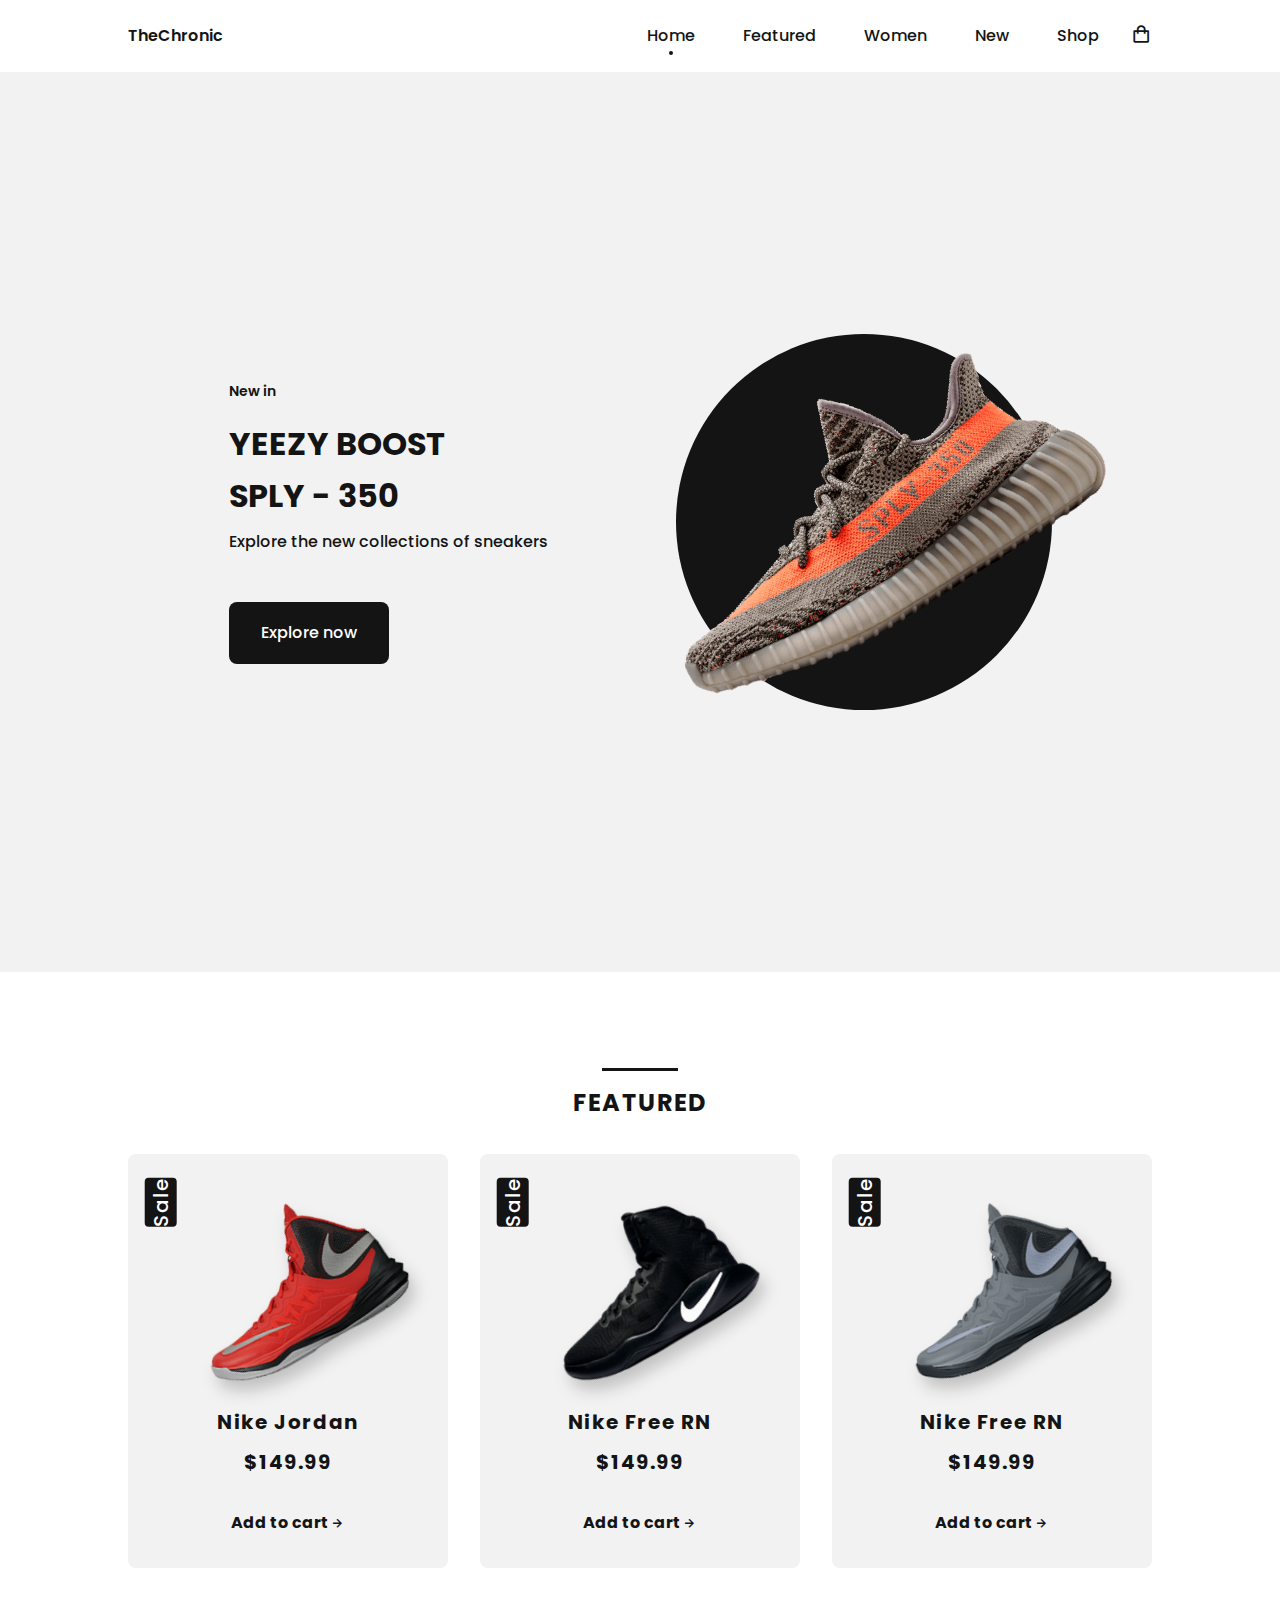
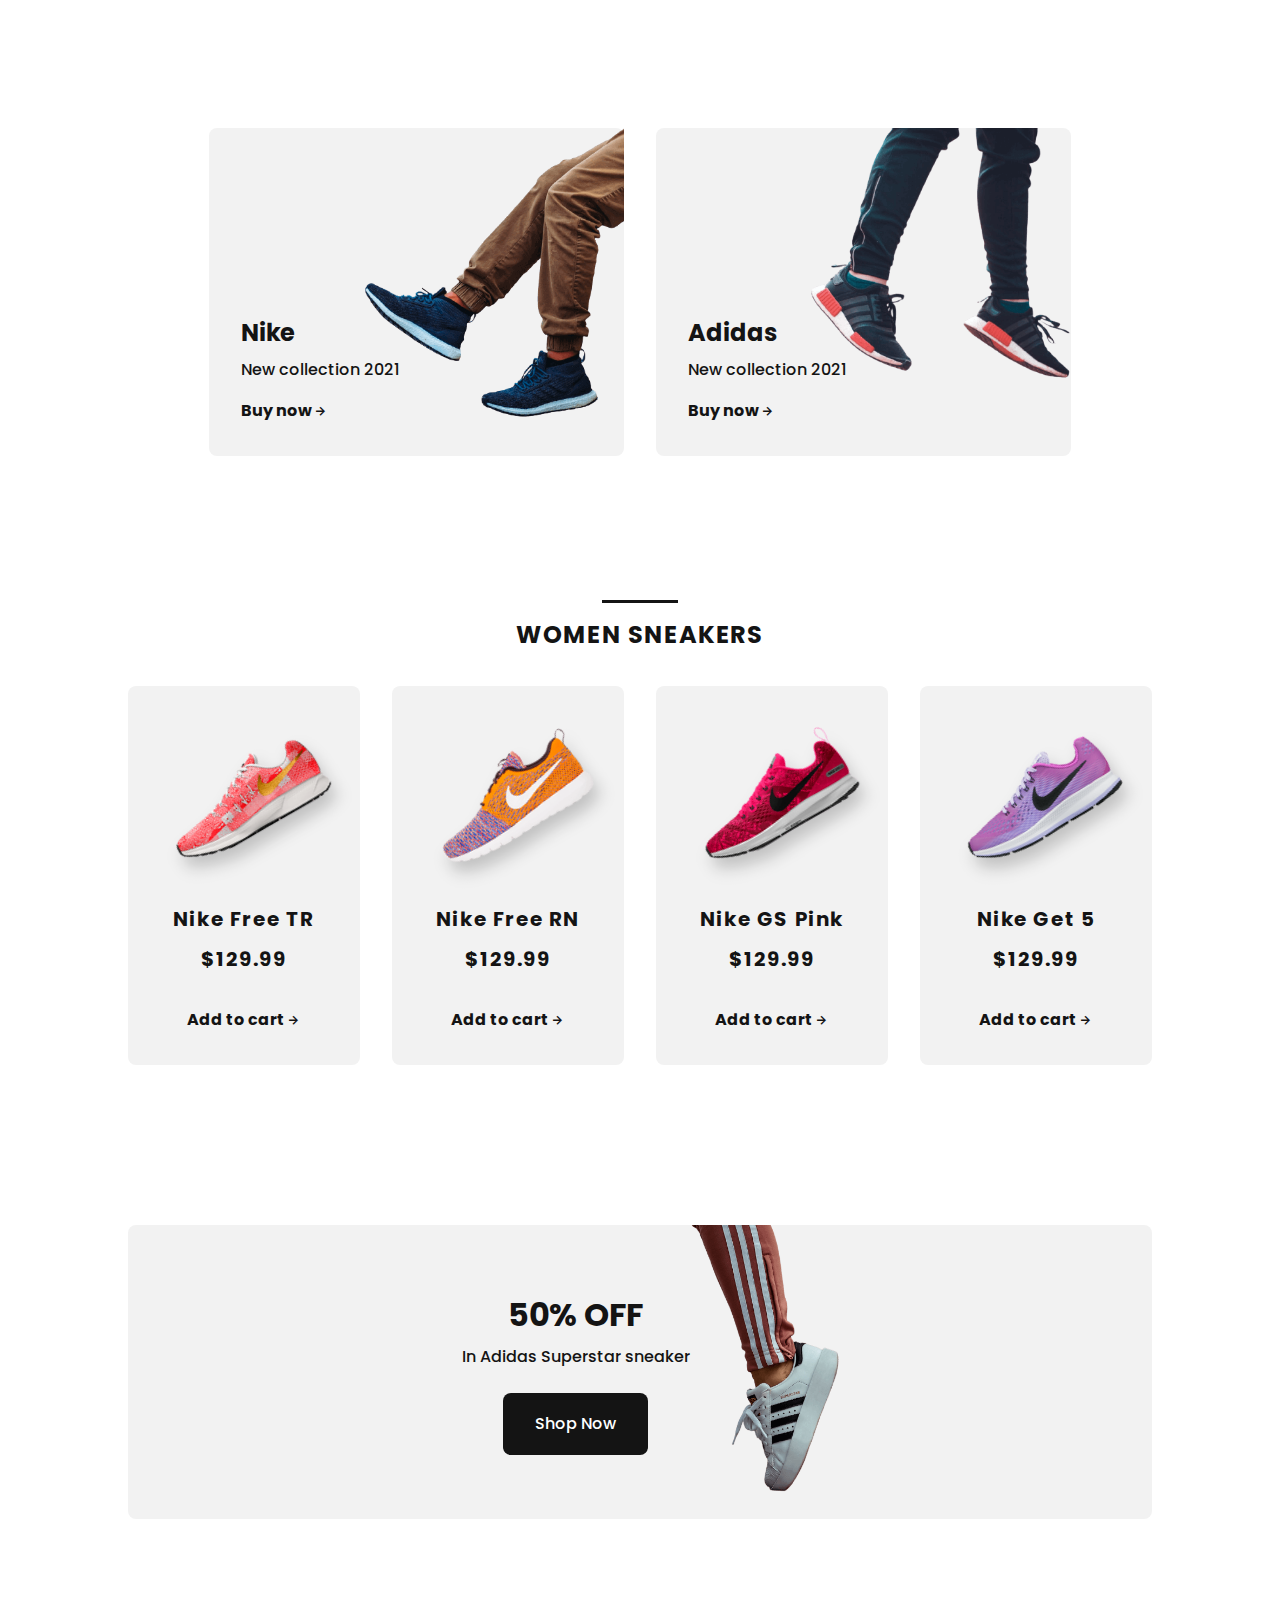
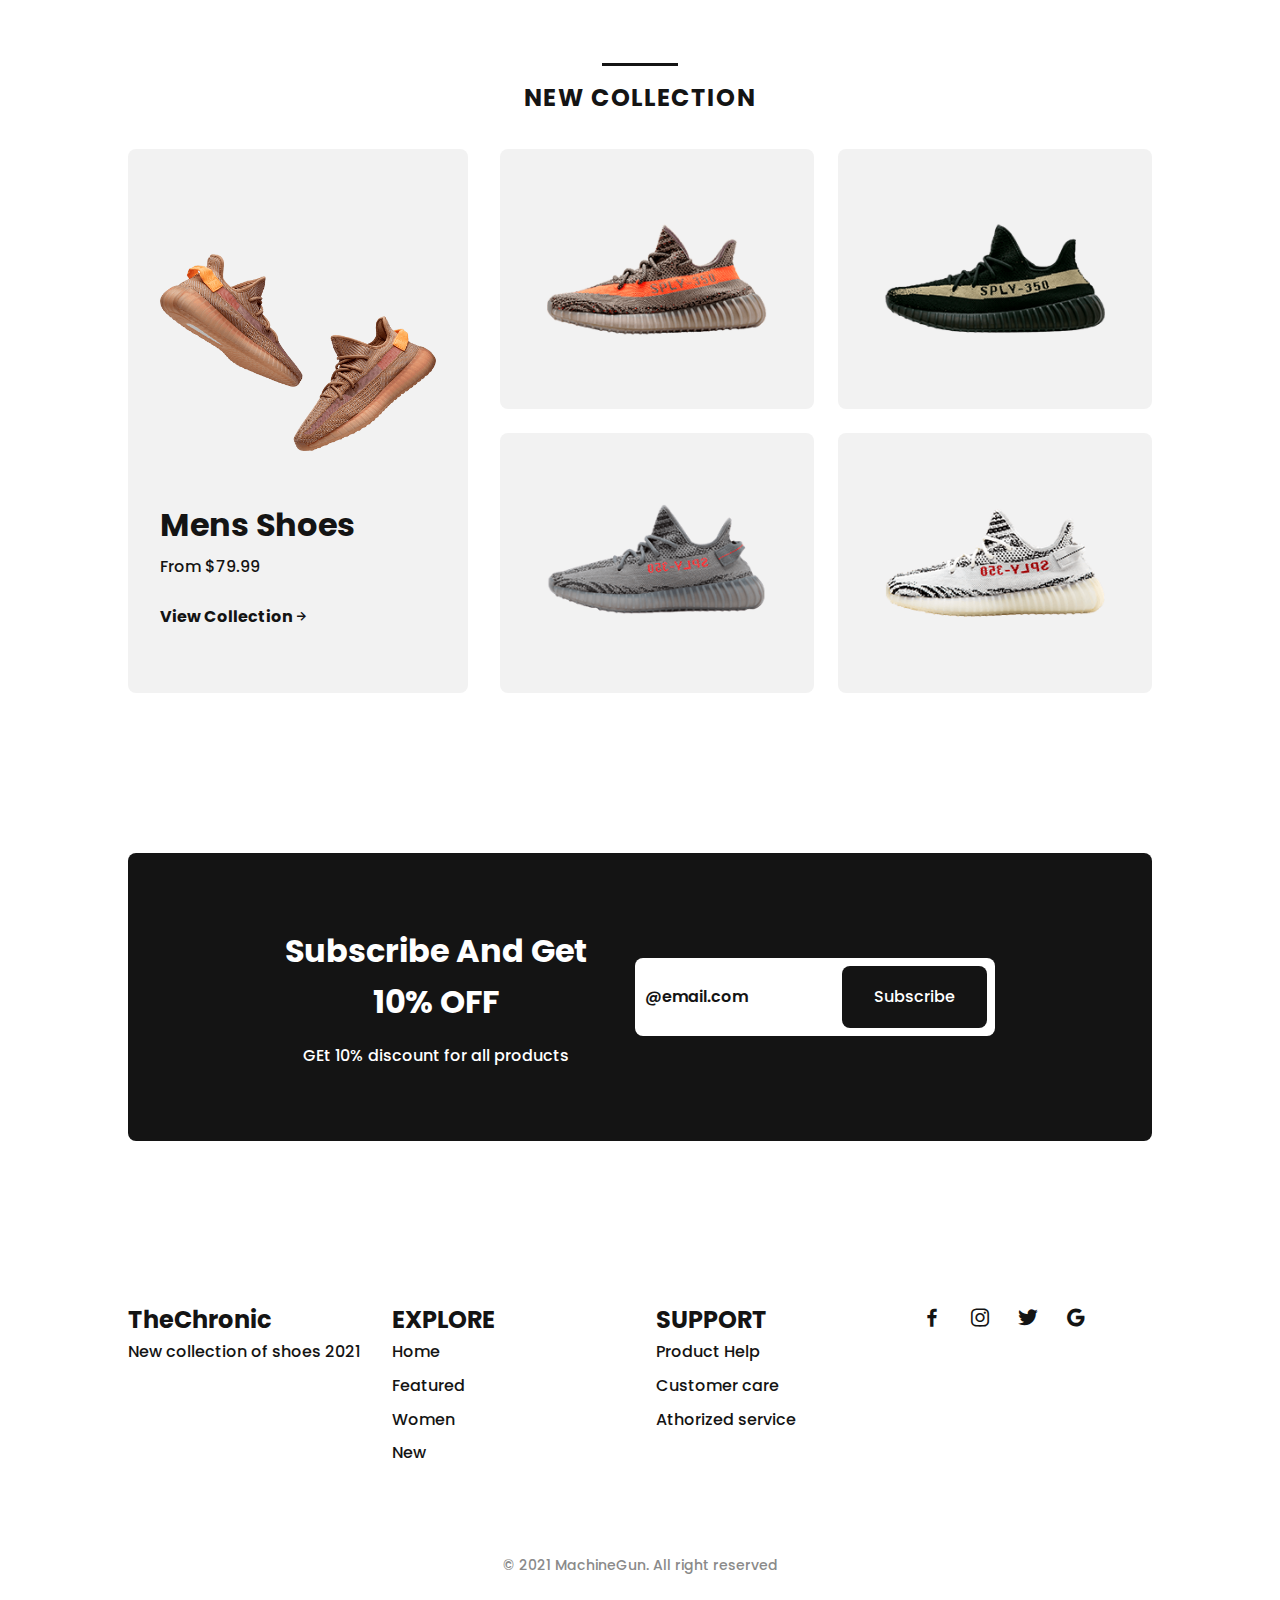
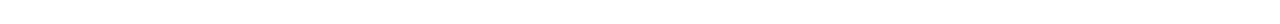
<file: index.html>
<!DOCTYPE html>
<html lang="en">
    <head>
        <meta charset="UTF-8">
        <meta name="viewport" content="width=device-width, initial-scale=1.0">

        <!-- ===== CSS ===== -->
        <link rel="stylesheet" href="assets/css/styles.css">

        <!-- ===== BOX ICONS ===== -->
        <link href='https://unpkg.com/boxicons@2.0.7/css/boxicons.min.css' rel='stylesheet'>

        <title>The Chronic Sneakers</title>
    </head>
    <body>

        <!--===== HEADER =====-->
        <header class="1-header" id="header">
            <nav class="nav bd-grid">
                <div class="nav__toggle" id="nav-toggle">
                    <i class='bx bxs-grid'></i>
                </div>

                <a href="#" class="nav__logo">TheChronic</a>

                <div class="nav__menu" id="nav-menu">
                    <ul class="nav__list">
                        <li class="nav__item"><a href="#home" class="nav__link active">Home</a></li>
                        <li class="nav__item"><a href="#featured" class="nav__link">Featured</a></li>
                        <li class="nav__item"><a href="#women" class="nav__link">Women</a></li>
                        <li class="nav__item"><a href="#new" class="nav__link">New</a></li>
                        <li class="nav__item"><a href="./shop.html" class="nav__link">Shop</a></li>
                    </ul>
                </div>

                <div class="nav__shop">
                    <i class='bx bx-shopping-bag'></i>
                </div>
            </nav>

        </header>

        <main class="l-main">
            <!--===== HOME =====-->
            <section class="home" id="home">
                <div class="home__container bd-grid">
                    <div class="home__sneaker">
                        <div class="home__shape"></div>
                        <img src="assets/img/imghome.png" alt="" class="home__img">
                    </div>

                    <div class="home__data">
                        <span class="home__new">New in</span>
                        <h1 class="home__title">YEEZY BOOST <br> SPLY - 350</h1>
                        <p class="home__description">Explore the new collections of sneakers</p>
                        <a href="#" class="button">Explore now</a>
                    </div>
                </div>
            </section>
        </main>
            
            <!--===== FEATURED =====-->
            <section class="featured section" id="featured">
                <h2 class="section-title">FEATURED</h2>

                <div class="featured__container bd-grid">
                    <article class="sneaker">
                        <div class="sneaker__sale">Sale</div>
                        <img src="assets/img/featured1.png" alt="" class="sneaker__img">
                        <span class="sneaker__name">Nike Jordan</span>
                        <span class="sneaker__preci">$149.99</span>
                        <a href="" class="button-light">Add to cart <i class='bx bx-right-arrow-alt'></i></a>
                    </article>

                    <article class="sneaker">
                        <div class="sneaker__sale">Sale</div>
                        <img src="assets/img/featured2.png" alt="" class="sneaker__img">
                        <span class="sneaker__name">Nike Free RN </span>
                        <span class="sneaker__preci">$149.99</span>
                        <a href="" class="button-light">Add to cart <i class='bx bx-right-arrow-alt'></i></a>
                    </article>

                    <article class="sneaker">
                        <div class="sneaker__sale">Sale</div>
                        <img src="assets/img/featured3.png" alt="" class="sneaker__img">
                        <span class="sneaker__name">Nike Free RN</span>
                        <span class="sneaker__preci">$149.99</span>
                        <a href="" class="button-light">Add to cart <i class='bx bx-right-arrow-alt'></i></a>
                    </article>
                </div>
            </section>

            <!--===== COLLECTION =====-->
            <section class="collection section">
                <div class="collection__container bd-grid">
                    <div class="collection__card">
                        <div class="collection__data">
                            <h3 class="collection__name">Nike</h3>
                            <p class="collection__description">New collection 2021</p>
                            <a href="#" class="button-light">Buy now <i class='bx bx-right-arrow-alt'></i></a>
                        </div>

                        <img src="assets/img/collection1.png" alt="" class="collection__img">
                    </div>

                    <div class="collection__card">
                        <div class="collection__data">
                            <h3 class="collection__name">Adidas</h3>
                            <p class="collection__description">New collection 2021</p>
                            <a href="#" class="button-light">Buy now <i class='bx bx-right-arrow-alt'></i></a>
                        </div>

                        <img src="assets/img/collection2.png" alt="" class="collection__img">
                    </div>
                </div>
            </section>

            <!--===== WOMEN SNEAKERS =====-->
            <section class="women section" id="women">
                <h2 class="section-title">WOMEN SNEAKERS</h2>

                <div class="women__container bd-grid">
                    <article class="sneaker">    
                        <img src="assets/img/women1.png" alt="" class="sneaker__img">
                        <span class="sneaker__name">Nike Free TR</span>
                        <span class="sneaker__preci">$129.99</span>
                        <a href="" class="button-light">Add to cart <i class='bx bx-right-arrow-alt'></i></a>
                    </article>

                    <article class="sneaker">
                        <img src="assets/img/women2.png" alt="" class="sneaker__img">
                        <span class="sneaker__name">Nike Free RN </span>
                        <span class="sneaker__preci">$129.99</span>
                        <a href="" class="button-light">Add to cart <i class='bx bx-right-arrow-alt'></i></a>
                    </article>

                    <article class="sneaker">
                        <img src="assets/img/women3.png" alt="" class="sneaker__img">
                        <span class="sneaker__name">Nike GS Pink </span>
                        <span class="sneaker__preci">$129.99</span>
                        <a href="" class="button-light">Add to cart <i class='bx bx-right-arrow-alt'></i></a>
                    </article>

                    <article class="sneaker">
                        <img src="assets/img/women4.png" alt="" class="sneaker__img">
                        <span class="sneaker__name">Nike Get 5 </span>
                        <span class="sneaker__preci">$129.99</span>
                        <a href="" class="button-light">Add to cart <i class='bx bx-right-arrow-alt'></i></a>
                    </article>
                </div>
            </section>

            <!--===== OFFER =====-->
            <section class="offer section">
                <div class="offer__container bd-grid">
                    <div class="offer__data">
                        <h3 class="offer__title">50% OFF</h3>
                        <p class="offer__description">In Adidas Superstar sneaker</p>
                        <a href="#" class="button">Shop Now</a>
                    </div>

                    <img src="assets/img/offert.png" alt="" class="offer__img">
                </div>
            </section>

            <!--===== NEW COLLECTION =====-->
            <section class="new section" id="new">
                <h2 class="section-title">NEW COLLECTION</h2>

                <div class="new__container bd-grid">
                    <div class="new__mens">
                        <img src="assets/img/new1.png" alt="" class="new__mens-img">
                        <h3 class="new__title">Mens Shoes</h3>
                        <span class="new__preci">From $79.99</span>
                        <a href="#" class="button-light">View Collection <i class='bx bx-right-arrow-alt'></i></a>
                    </div>

                    <div class="new__sneaker">
                        <div class="new__sneaker-card">
                            <img src="assets/img/new2.png" alt="" class="new__sneaker-img">
                            <div class="new__sneaker-overlay">
                                <a href="#" class="button">Add to cart</a>
                            </div>
                        </div>

                        <div class="new__sneaker-card">
                            <img src="assets/img/new3.png" alt="" class="new__sneaker-img">
                            <div class="new__sneaker-overlay">
                                <a href="#" class="button">Add to cart</a>
                            </div>
                        </div>

                        <div class="new__sneaker-card">
                            <img src="assets/img/new4.png" alt="" class="new__sneaker-img">
                            <div class="new__sneaker-overlay">
                                <a href="#" class="button">Add to cart</a>
                            </div>
                        </div>

                        <div class="new__sneaker-card">
                            <img src="assets/img/new5.png" alt="" class="new__sneaker-img">
                            <div class="new__sneaker-overlay">
                                <a href="#" class="button">Add to cart</a>
                            </div>
                        </div>
                    </div>
                </div>
            </section>

            <!--===== NEWSLETTER =====-->
            <section class="newsletter section">
                <div class="newsletter__container bd-grid">
                    <div>
                        <h3 class="newsletter__title">Subscribe And Get <br> 10% OFF</h3>
                        <p class="newsletter__description">GEt 10% discount for all products</p>
                    </div>

                    <form action="" class="newsletter__subscribe">
                        <input type="text" placeholder="@email.com" class="newsletter__input">
                        <a href="#" class="button">Subscribe</a>
                    </form>
                </div>
            </section>

        <!--===== FOOTER =====-->
        <footer class="footer section">
            <div class="footer__container bd-grid">
                <div class="footer__box">
                    <h3 class="footer__title">TheChronic</h3>
                    <p class="footer__description">New collection of shoes 2021</p>
                </div>

                <div class="footer__box">
                    <h3 class="footer__title">EXPLORE</h3>
                    <ul>
                        <li><a href="#home" class="footer__link">Home</a></li>
                        <li><a href="#featured" class="footer__link">Featured</a></li>
                        <li><a href="#women" class="footer__link">Women</a></li>
                        <li><a href="#new" class="footer__link">New</a></li>
                    </ul>
                </div>

                <div class="footer__box">
                    <h3 class="footer__title">SUPPORT</h3>
                    <ul>
                        <li><a href="#" class="footer__link">Product Help</a></li>
                        <li><a href="#" class="footer__link">Customer care</a></li>
                        <li><a href="#" class="footer__link">Athorized service</a></li>
                    </ul>
                </div>

                <div class="footer__box">
                    <a href="#" class="footer__social"><i class='bx bxl-facebook'></i></a>
                    <a href="#" class="footer__social"><i class='bx bxl-instagram'></i></a>
                    <a href="#" class="footer__social"><i class='bx bxl-twitter'></i></a>
                    <a href="#" class="footer__social"><i class='bx bxl-google'></i></a>
                </div>
            </div>

            <p class="footer__copy">&#169; 2021 MachineGun. All right reserved</p>
        </footer>

        <!--===== MAIN JS =====-->
        <script src="assets/js/main.js"></script>
        
    </body>
</html>
</file>
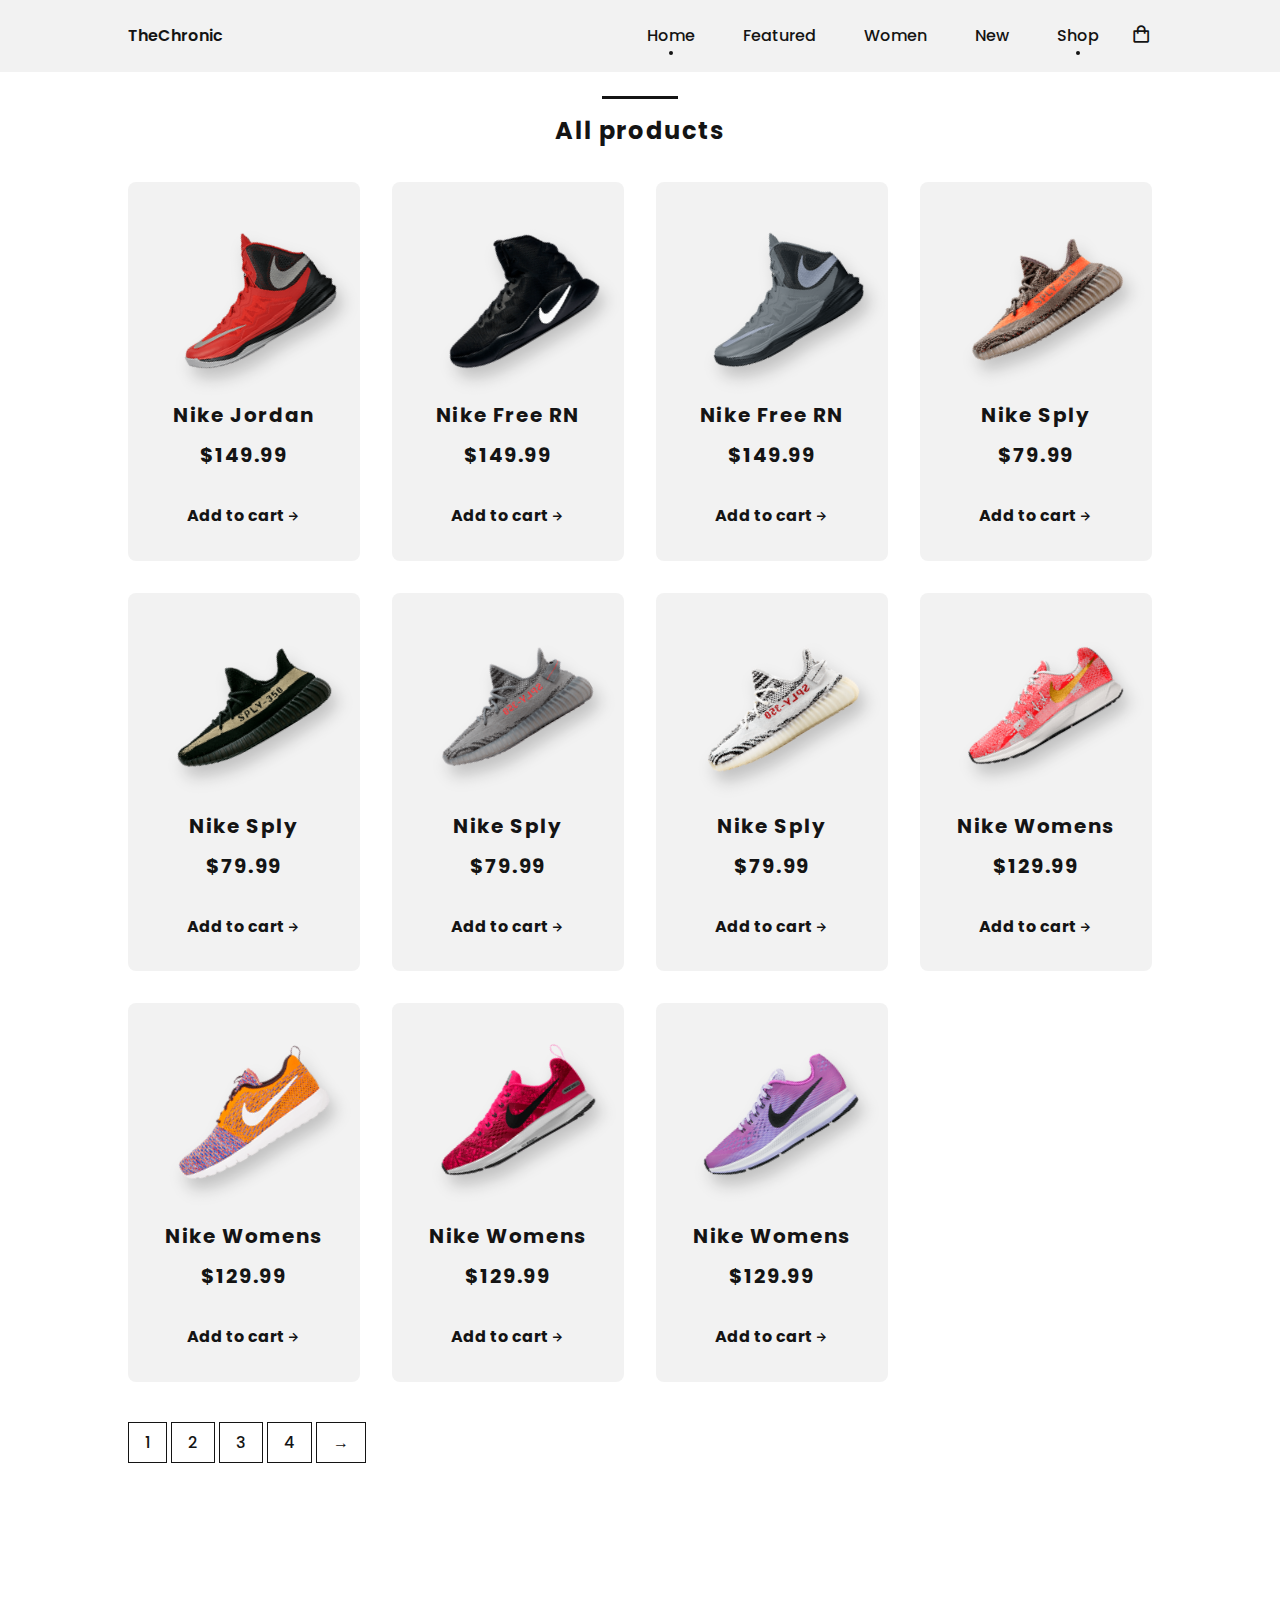
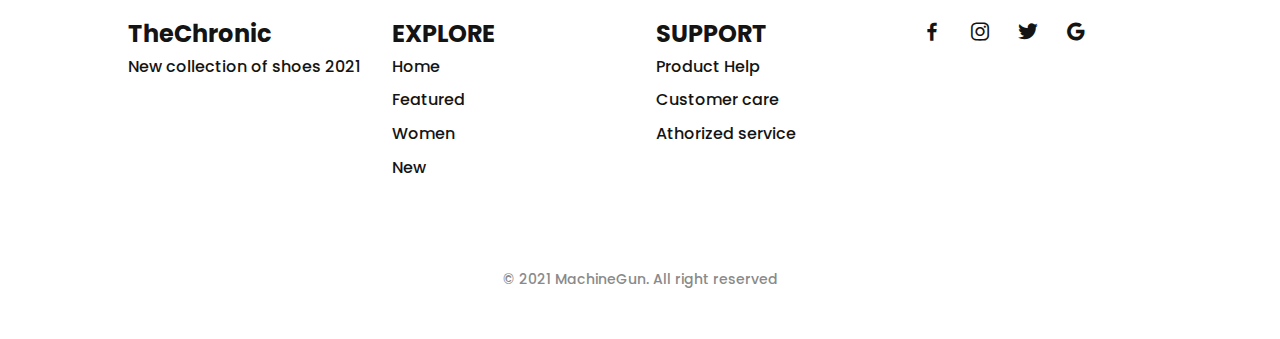
<file: shop.html>
<!DOCTYPE html>
<html lang="en">
    <head>
        <meta charset="UTF-8">
        <meta name="viewport" content="width=device-width, initial-scale=1.0">

        <!-- ===== CSS ===== -->
        <link rel="stylesheet" href="assets/css/styles.css">

        <!-- ===== BOX ICONS ===== -->
        <link href='https://unpkg.com/boxicons@2.0.7/css/boxicons.min.css' rel='stylesheet'>


        <title>Responsive Ecommerce Website Sneakers</title>
    </head>
    <body>

        <!--===== HEADER =====-->
        <header class="l-header" id="header">
            <nav class="nav bd-grid">
                <div class="nav__toggle" id="nav-toggle">
                    <i class='bx bxs-grid'></i>
                </div>

                <a href="#" class="nav__logo">TheChronic</a>

                <div class="nav__menu" id="nav-menu">
                    <ul class="nav__list">
                        <li class="nav__item"><a href="./index.html" class="nav__link active">Home</a></li>
                        <li class="nav__item"><a href="./index.html#featured" class="nav__link">Featured</a></li>
                        <li class="nav__item"><a href="./index.html#women" class="nav__link">Women</a></li>
                        <li class="nav__item"><a href="./index.html#new" class="nav__link">New</a></li>
                        <li class="nav__item"><a href="#shop" class="nav__link active">Shop</a></li>
                    </ul>
                </div>

                <div class="nav__shop">
                    <i class='bx bx-shopping-bag'></i>
                </div>
            </nav>

        </header>

        <main class="l-main">
            <!--===== ALL PRODUCTS =====-->
            <section class="featured section" id="shop">
                <h2 class="section-title">All products</h2>

                <div class="featured__container bd-grid">
                    <article class="sneaker">
                        <img src="assets/img/featured1.png" alt="" class="sneaker__img">
                        <span class="sneaker__name">Nike Jordan</span>
                        <span class="sneaker__preci">$149.99</span>
                        <a href="" class="button-light">Add to cart <i class='bx bx-right-arrow-alt'></i></a>
                    </article>

                    <article class="sneaker">
                        <img src="assets/img/featured2.png" alt="" class="sneaker__img">
                        <span class="sneaker__name">Nike Free RN </span>
                        <span class="sneaker__preci">$149.99</span>
                        <a href="" class="button-light">Add to cart <i class='bx bx-right-arrow-alt'></i></a>
                    </article>

                    <article class="sneaker">
                        <img src="assets/img/featured3.png" alt="" class="sneaker__img">
                        <span class="sneaker__name">Nike Free RN</span>
                        <span class="sneaker__preci">$149.99</span>
                        <a href="" class="button-light">Add to cart <i class='bx bx-right-arrow-alt'></i></a>
                    </article>

                    <article class="sneaker">
                        <img src="assets/img/new2.png" alt="" class="sneaker__img">
                        <span class="sneaker__name">Nike Sply</span>
                        <span class="sneaker__preci">$79.99</span>
                        <a href="" class="button-light">Add to cart <i class='bx bx-right-arrow-alt'></i></a>
                    </article>

                    <article class="sneaker">
                        <img src="assets/img/new3.png" alt="" class="sneaker__img">
                        <span class="sneaker__name">Nike Sply</span>
                        <span class="sneaker__preci">$79.99</span>
                        <a href="" class="button-light">Add to cart <i class='bx bx-right-arrow-alt'></i></a>
                    </article>

                    <article class="sneaker">
                        <img src="assets/img/new4.png" alt="" class="sneaker__img">
                        <span class="sneaker__name">Nike Sply</span>
                        <span class="sneaker__preci">$79.99</span>
                        <a href="" class="button-light">Add to cart <i class='bx bx-right-arrow-alt'></i></a>
                    </article>

                    <article class="sneaker">
                        <img src="assets/img/new5.png" alt="" class="sneaker__img">
                        <span class="sneaker__name">Nike Sply</span>
                        <span class="sneaker__preci">$79.99</span>
                        <a href="" class="button-light">Add to cart <i class='bx bx-right-arrow-alt'></i></a>
                    </article>

                    <article class="sneaker">
                        <img src="assets/img/women1.png" alt="" class="sneaker__img">
                        <span class="sneaker__name">Nike Womens</span>
                        <span class="sneaker__preci">$129.99</span>
                        <a href="" class="button-light">Add to cart <i class='bx bx-right-arrow-alt'></i></a>
                    </article>

                    <article class="sneaker">
                        <img src="assets/img/women2.png" alt="" class="sneaker__img">
                        <span class="sneaker__name">Nike Womens</span>
                        <span class="sneaker__preci">$129.99</span>
                        <a href="" class="button-light">Add to cart <i class='bx bx-right-arrow-alt'></i></a>
                    </article>

                    <article class="sneaker">
                        <img src="assets/img/women3.png" alt="" class="sneaker__img">
                        <span class="sneaker__name">Nike Womens</span>
                        <span class="sneaker__preci">$129.99</span>
                        <a href="" class="button-light">Add to cart <i class='bx bx-right-arrow-alt'></i></a>
                    </article>

                    <article class="sneaker">
                        <img src="assets/img/women4.png" alt="" class="sneaker__img">
                        <span class="sneaker__name">Nike Womens</span>
                        <span class="sneaker__preci">$129.99</span>
                        <a href="" class="button-light">Add to cart <i class='bx bx-right-arrow-alt'></i></a>
                    </article>
                </div>

                <div class="sneaker__pages bd-grid">
                    <div>
                        <span class="sneaker__pag">1</span>
                        <span class="sneaker__pag">2</span>
                        <span class="sneaker__pag">3</span>
                        <span class="sneaker__pag">4</span>
                        <span class="sneaker__pag">&#8594;</span>
                    </div>
                </div>
            </section>
        </main>

        <!--===== FOOTER =====-->
        <footer class="footer section">
            <div class="footer__container bd-grid">
                <div class="footer__box">
                    <h3 class="footer__title">TheChronic</h3>
                    <p class="footer__description">New collection of shoes 2021</p>
                </div>

                <div class="footer__box">
                    <h3 class="footer__title">EXPLORE</h3>
                    <ul>
                        <li><a href="#home" class="footer__link">Home</a></li>
                        <li><a href="#featured" class="footer__link">Featured</a></li>
                        <li><a href="#women" class="footer__link">Women</a></li>
                        <li><a href="#new" class="footer__link">New</a></li>
                    </ul>
                </div>

                <div class="footer__box">
                    <h3 class="footer__title">SUPPORT</h3>
                    <ul>
                        <li><a href="#" class="footer__link">Product Help</a></li>
                        <li><a href="#" class="footer__link">Customer care</a></li>
                        <li><a href="#" class="footer__link">Athorized service</a></li>
                    </ul>
                </div>

                <div class="footer__box">
                    <a href="#" class="footer__social"><i class='bx bxl-facebook'></i></a>
                    <a href="#" class="footer__social"><i class='bx bxl-instagram'></i></a>
                    <a href="#" class="footer__social"><i class='bx bxl-twitter'></i></a>
                    <a href="#" class="footer__social"><i class='bx bxl-google'></i></a>
                </div>
            </div>

            <p class="footer__copy">&#169; 2021 MachineGun. All right reserved</p>
        </footer>

        <!--===== MAIN JS =====-->
        <script src="assets/js/main.js"></script>
    </body>
</html>
</file>
<file: assets/css/styles.css>
/*===== GOOGLE FONTS =====*/
@import url("https://fonts.googleapis.com/css2?family=Poppins:wght@400;500;600;700&display=swap");
/*===== VARIABLES CSS =====*/
  :root{
    --header-height: 3rem; 
    
    /*===== Font weight =====*/
    --font-medium: 500;
    --font-semi-bold: 600;
    --font-bold: 700;
    
    /*===== Colores =====*/
    --dark-color: #141414;
    --dark-color-light: #8a8a8a;
    --dark-color-lighten: #f2f2f2;
    --white-color: #fff;
  
    /*===== Font and typography =====*/
    --body-font: 'poppins', sans-serif;
    --big-font-size: 1.25rem;
    --bigger-font-size: 1.5rem;
    --biggest-font-size: 2rem;
    --h2-font-size: 1.25rem;
    --normal-font-size: .938rem;
    --smaller-font-size: .813rem;
  
    /*===== Margenes =====*/
    --mb-1: .5rem;
    --mb-2: 1rem;
    --mb-3: 1.5rem;
    --mb-4: 2rem;
    --mb-5: 2.5rem;
    --mb-6: 3rem;
  
  
    /*===== z index =====*/ 
    --z-fixed: 100;
    /*===== Rotate img =====*/
    --rotate-img: rotate(-30deg);
  }

  @media screen and (min-width: 768px){
    :root{
      --big-font-size: 1.5rem;
      --bigger-font-size: 2rem;
      --biggest-font-size: 3rem;
      --normal-font-size: 1rem;
      --smaller-font-size: .875rem;
    }  
  }
  /*===== BASE =====*/
  *,::before,::after{
    box-sizing: border-box;
  }

  html{
    scroll-behavior: smooth;
  }

  body{
    margin: var(--header-height) 0 0 0;
    font-family: var(--body-font);
    font-size: var(--normal-font-size);
    font-weight: var(--font-medium);
    color: var(--dark-color);
    line-height: 1.6;
  }

  h1,h2,h3,p,ul{
    margin: 0;
  }
  
  ul{
    padding: 0;
    list-style: none;
  }

  a{
    text-decoration: none;
    color: var(--dark-color);
  }
  
  img{
    max-width: 100%;
    height: auto;
    display: block;
  }
/*===== CLASS CSS ===== */
.section{
  padding: 5rem 0 2rem;
}

.section-title{
  position: relative;
  font-size: var(--big-font-size);
  margin-bottom: var(--mb-4);
  text-align: center;
  letter-spacing: .1rem;
}

.section-title::after{
  content: '';
  position: absolute;
  width: 56px;
  height: .18rem;
  top: -1rem;
  left: 0;
  right: 0;
  margin: auto;
  background-color: var(--dark-color);
}

/*===== LAYOUT =====*/
.bd-grid{
  max-width: 1024px;
  display: grid;
  grid-template-columns: 100%;
  column-gap: 2rem;
  width: calc(100% - 2rem);
  margin-left: var(--mb-2);
  margin-right: var(--mb-2);
}
.l-header{
  width: 100%;
  position: fixed;
  top: 0;
  left: 0;
  z-index: var(--z-fixed);
  background-color: var(--dark-color-lighten);
}
/*===== NAV =====*/
.nav{
  height: var(--header-height);
  display: flex;
  justify-content: space-between;
  align-items: center;
}

@media screen and (max-width: 768px){
  .nav__menu{
    position: fixed;
    top: var(--header-height);
    left: -100%;
    width: 70%;
    height: 100vh;
    padding: 2rem;
    background-color: var(--white-color);
    transition: .5s;
  }
}

.nav__item{
  margin-bottom: var(--mb-4);
}

.nav__logo{
  font-weight: var(--font-semi-bold);
}

.nav__toggle, .nav__shop{
  font-size: 1.3rem;
  cursor: pointer;
}
/*Show menu*/
.show{
  left: 0;
}
/*Active link*/
.active{
  position: relative;
}

.active::before{
  content: '';
  position: absolute;
  bottom: -.5rem;
  left: 45%;
  width: 4px;
  height: 4px;
  background-color: var(--dark-color);
  border-radius: 50%;
}

/*Change color header*/
.scroll-header{
  background-color: var(--white-color);
  box-shadow: 0 2px 4px rgba(0,0,0,.1);
}

/*===== HOME =====*/
.home{
  background-color: var(--dark-color-lighten);
  overflow: hidden;
}

.home__container{
  height: calc(100vh - var(--header-height));
}

.home__sneaker{
  position: relative;
  display: flex;
  justify-content: center;
  align-self: center;
}

.home__shape{
  width: 220px;
  height: 220px;
  background-color: var(--dark-color);
  border-radius: 50%;
}

.home__img{
  position: absolute;
  top: 1.5rem;
  max-width: initial;
  width: 275px;
  transform: var(--rotate-img);
}

.home__new{
  display: block;
  font-size: var(--smaller-font-size);
  font-weight: var(--font-semi-bold);
  margin-bottom: var(--mb-2);
}

.home__title{
  font-size: var(--bigger-font-size);
  margin-bottom: var(--mb-1);
}

.home__description{
  margin-bottom: var(--mb-6);
}
  


/*BUTTONS*/
.button{
  display: inline-block;
  background-color: var(--dark-color);
  color: var(--white-color);
  padding: 1.125rem 2rem;
  font-weight: var(--font-medium);
  border-radius: .5rem;
  transition: .3s;
}

.button:hover{
  transform:translateY(-.25rem);
}

.button-light{
  display: inline-flex;
  color: var(--dark-color);
  font-weight: var(--font-bold);
  align-items: center;
}

.button-icon{
  font-size: 1.25rem;
  margin-left: var(--mb-1);
  transition: .3s;
}

.button-light:hover .button-icon{
  transform: translateX(.25rem);
}

/*===== FEATURED =====*/
.featured__container{
  row-gap: 2rem;
  grid-template-columns: repeat(auto-fit, minmax(220px, 1fr));
}

.sneaker{
  position: relative;
  display: flex;
  flex-direction: column;
  align-items: center;
  padding: 2rem;
  background-color: var(--dark-color-lighten);
  border-radius: .5rem;
  transition: .3s;
}

.sneaker__sale{
  position: absolute;
  left: .5rem;
  background-color: var(--dark-color);
  color: var(--white-color);
  padding: .25 .5rem;
  border-radius: .25rem;
  font-size: var(--h2-font-size);
  transform: rotate(-90deg);
  letter-spacing: .1rem;
}

.sneaker__img{
  width: 220px;
  margin-top: var(--mb-3);
  margin-bottom: var(--mb-6);
  transform: var(--rotate-img);
  filter: drop-shadow(0 12px 8px rgba(0,0,0,.2));
}

.sneaker__name, .sneaker__preci{
  font-size: var(--h2-font-size);
  letter-spacing: .1rem;
  font-weight: var(--font-bold);
}

.sneaker__name{
  margin-bottom: var(--mb-1);
}

.sneaker__preci{
  margin-bottom: var(--mb-4);
}

.sneaker:hover{
  transform: translateY(-.5rem);
}

.sneaker__pages{
  margin-top: var(--mb-6);
}

.sneaker__pag{
  padding: .5rem 1rem;
  border: 1px solid var(--dark-color);
}

.sneaker__pag:hover{
  background-color: var(--dark-color);
  color: var(--white-color);
}
/*===== COLLECTION =====*/
.collection__container{
  row-gap: 2rem;
  justify-content: center;
}

.collection__card{
  position: relative;
  display: flex;
  height: 328px;
  background-color: var(--dark-color-lighten);
  padding: 2rem;
  border-radius: .5rem;
  transition: .3s;
}

.collection__data{
  align-self: flex-end;
}

.collection__img{
  position: absolute;
  top: 0;
  right: 0;
  width: 230px;
}

.collection__name{
  font-size: var(--big-font-size);
  margin-bottom: .25rem;
}

.collection__description{
  margin-bottom: var(--mb-2);
}

.collection__card:hover{
  transform: translateY(-.5rem);
}
/*===== WOMEN SNEAKERS =====*/
.women__container{
  row-gap: 2rem;
  grid-template-columns: repeat(auto-fit, minmax(220px, 1fr));
}
/*===== OFFER =====*/
.offer__container{
  grid-template-columns: 55% 45%;
  column-gap: 0;
  background-color: var(--dark-color-lighten);
  border-radius: .5rem;
  justify-content: center;
}

.offer__data{
  padding: 4rem 0 4rem 1.5rem;
}

.offer__title{
  font-size: var(--bigger-font-size);
  margin-bottom: .25rem;
}

.offer__description{
  margin-bottom: var(--mb-3);
}

.offer__img{
  width: 153px;
}

/*===== NEW COLLECTION  =====*/
.new__container{
  row-gap: 2rem;
}

.new__mens{
  display: flex;
  flex-direction: column;
  justify-content: center;
  background-color: var(--dark-color-lighten);
  border-radius: .5rem;
  padding: 2rem;
}

.new__mens-img{
  width: 276px;
  margin-bottom: var(--mb-3);
}

.new__title{
  font-size: var(--bigger-font-size);
  margin-bottom: .25rem;
}

.new__preci{
  display: block;
  margin-bottom: var(--mb-3);
}

.new__sneaker{
  display: grid;
  gap: 1.5rem;
  grid-template-columns: repeat(auto-fit, minmax(220px, 1fr));
}

.new__sneaker-card{
  position: relative;
  padding: 3.5rem 1.5rem;
  background-color: var(--dark-color-lighten);
  border-radius: .5rem;
  overflow: hidden;
  display: flex;
  justify-content: center;
}

.new__sneaker-img{
  width: 220px;
}

.new__sneaker-overlay{
  position: absolute;
  left: 0;
  bottom: -100%;
  width: 100%;
  height: 100%;
  display: flex;
  justify-content: center;
  align-items: center;
  background-color: rgba(138, 138, 138, .3);
  transition: .3s;
}

.new__sneaker-card:hover .new__sneaker-overlay{
  bottom: 0;
}
/*===== NEWSLETTER =====*/
.newsletter__container{
  background-color: var(--dark-color);
  color: var(--white-color);
  padding: 2rem .5rem;
  border-radius: .5rem;
  text-align: center;
}

.newsletter__title{
  font-size: var(--bigger-font-size);
  margin-bottom: var(--mb-2);
}

.newsletter__description{
  margin-bottom: var(--mb-5);
}

.newsletter__subscribe{
  display: flex;
  column-gap: .5rem;
  background-color: var(--white-color);
  padding: .5rem;
  border-radius: .5rem;
}

.newsletter__input{
  outline: none;
  border: none;
  width: 90%;
  font-size: var(--normal-font-size);
}

.newsletter__input::placeholder{
  color: var(--dark-color);
  font-family: var(--body-font);
  font-size: var(--normal-font-size);
  font-weight: var(--font-semi-bold);
}
/*===== FOOTER =====*/
.footer__container{
  grid-template-columns: repeat(auto-fit, minmax(220px, 1fr));
}

.footer__box{
  margin-bottom: var(--mb-4);
}

.footer__title{
  font-size: var(--big-font-size);
}

.footer__link{
  display: block;
  width: max-content;
  margin-bottom: var(--mb-1);
}

.footer__social{
  font-size: 1.5rem;
  margin-right: 1.25rem;
}

.footer__copy{
  padding-top: 3rem;
  font-size: var(--smaller-font-size);
  color: var(--dark-color-light);
  text-align: center;
}
/* ===== MEDIA QUERIES=====*/
@media screen and (min-width: 576px){
  .collection__container{
    grid-template-columns: 415px;
  }

  .collection__img{
    width: 260px;
  }

  .offer__container{
    grid-template-columns: max-content max-content;
  }

  .offer__data{
    text-align: center;
  }

  .new__mens{
    align-items: center;
  }
}
@media screen and (min-width: 768px){
  body{
    margin: 0;
  }

  .section{
    padding: 7rem 0 3rem;
  }
  
  .section-title::after{
    width: 76px;
  }

  .nav{
    height: calc(var(--header-height) + 1.5rem);
  }
  .nav__menu{
    margin-left: auto;
  }

  .nav__list{
    display: flex;
  }
  .nav__item{
    margin-left: var(--mb-6);
    margin-bottom: 0;
  }
  .nav__toggle{
    display: none;
  }

  .home__container{
    height: 100vh;
    grid-template-columns: max-content max-content;
    justify-content: center;
    align-items: center;
  }

  .home__sneaker{
    order: 1;
  }
  .home__shape{
    width: 376px;
    height: 376px;
  }
  .home__img{
    width: 470px;
    top: 3.5rem;
    right: 0;
    left: -3rem;
  }

  .newsletter__container{
    grid-template-columns: max-content max-content;
    justify-content: center;
    align-items: center;
    padding: 4.5rem 2rem;
    column-gap: 3rem;
  }
  .newsletter__description{
    margin-bottom: 0;
  }
  .newsletter__subscribe{
    width: 360px;
    height: max-content;
  }
}

@media screen and (min-width: 1024px){
  .bd-grid{
    margin-left: auto;
    margin-right: auto;
  }
  
  .home__container{
    column-gap: 8rem;
  }

  .collection__container{
    grid-template-columns: repeat(2,415px);
  }

  .new__container{
    grid-template-columns: max-content 1fr;
  }
  .new__mens{
    align-items: initial;
    justify-content: flex-end;
    padding: 4rem 2rem;
  }
  .new__mens-img{
    margin-bottom: var(--mb-6);
  }
}
</file>
